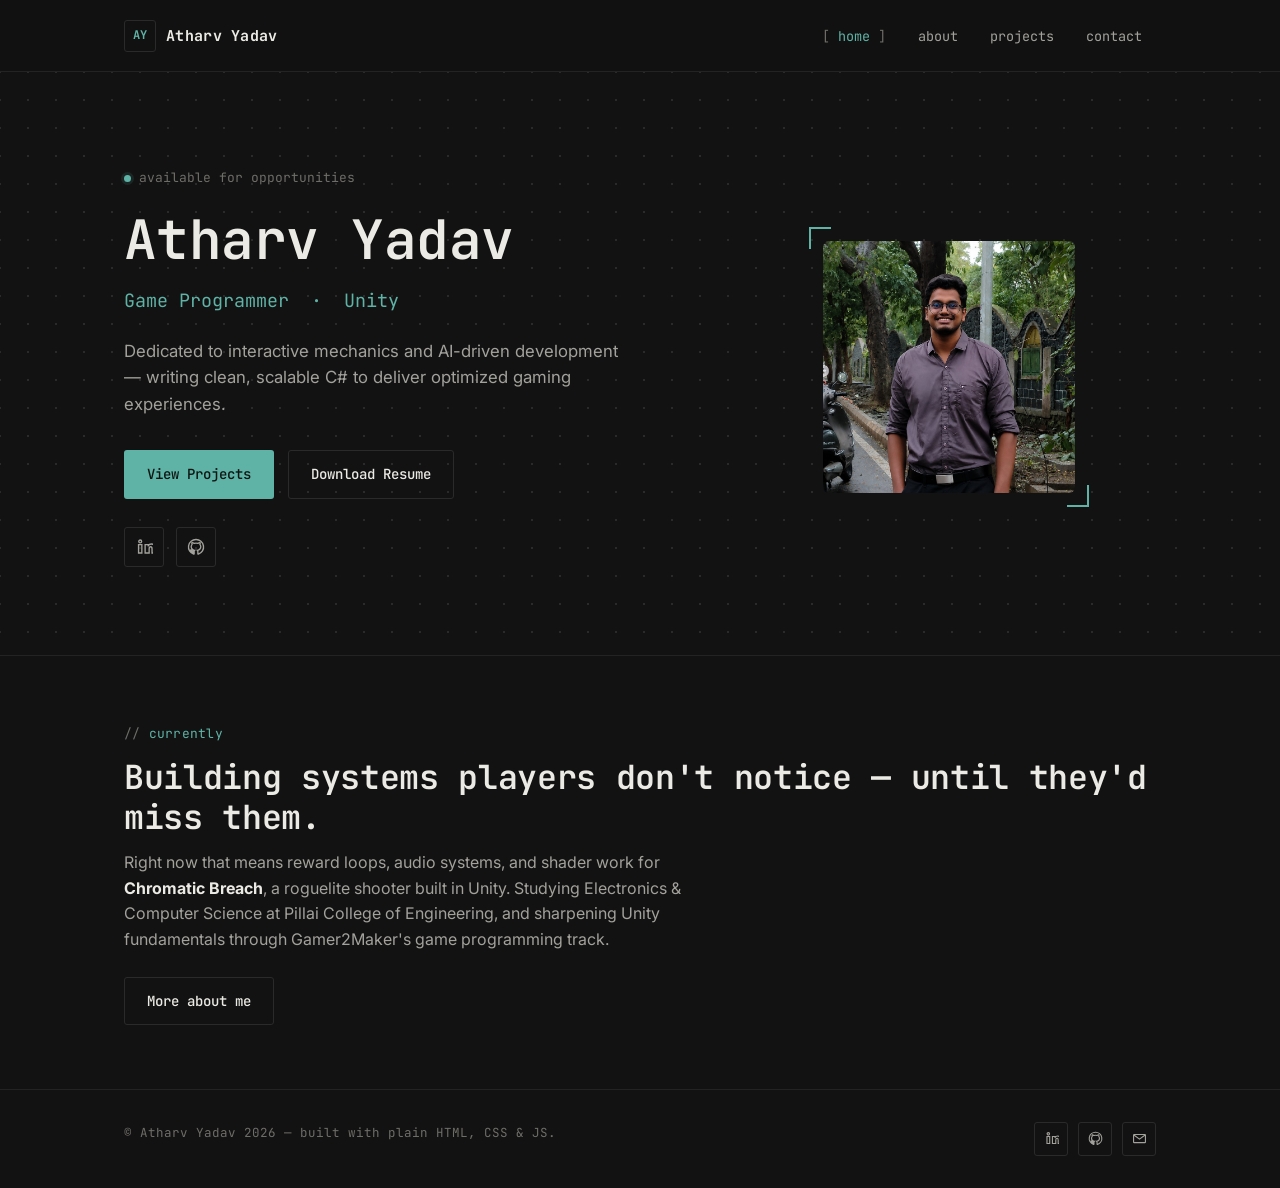
<file: index.html>
<!DOCTYPE html>
<html lang="en">
<head>
  <meta charset="UTF-8">
  <meta name="viewport" content="width=device-width, initial-scale=1.0">
  <title>Atharv Yadav — Game Programmer | Unity</title>
  <meta name="description" content="Portfolio of Atharv Yadav, a Unity game programmer focused on interactive mechanics, clean C# architecture, and optimized gameplay systems.">

  <!-- Open Graph -->
  <meta property="og:type" content="website">
  <meta property="og:title" content="Atharv Yadav — Game Programmer | Unity">
  <meta property="og:description" content="Portfolio of Atharv Yadav, a Unity game programmer focused on interactive mechanics, clean C# architecture, and optimized gameplay systems.">
  <meta property="og:image" content="assets/images/profile.jpg">
  <meta property="og:url" content="https://hash-atharv.github.io/">

  <link rel="icon" type="image/svg+xml" href="assets/favicon.svg">
  <link rel="stylesheet" href="css/style.css">
</head>
<body>

  <!-- ==================== Header / Nav ==================== -->
  <header class="site-header">
    <nav class="nav">
      <a href="index.html" class="logo">
        <span class="logo-mark">AY</span>
        Atharv Yadav
      </a>

      <button class="nav-toggle" aria-label="Toggle navigation" aria-expanded="false">
        <span></span><span></span><span></span>
      </button>

      <ul class="nav-links">
        <li><a href="index.html">home</a></li>
        <li><a href="about.html">about</a></li>
        <li><a href="projects.html">projects</a></li>
        <li><a href="contact.html">contact</a></li>
      </ul>
    </nav>
  </header>

  <main>
    <!-- ==================== Hero ==================== -->
    <section class="hero dot-grid">
      <div class="container hero-grid">
        <div class="hero-copy reveal">
          <p class="hero-eyebrow"><span class="dot"></span>available for opportunities</p>
          <h1>Atharv Yadav</h1>
          <p class="hero-role">Game Programmer &nbsp;·&nbsp; Unity</p>
          <p class="hero-tagline">
            Dedicated to interactive mechanics and AI-driven development —
            writing clean, scalable C# to deliver optimized gaming experiences.
          </p>

          <div class="btn-row">
            <a href="projects.html" class="btn btn--primary">View Projects</a>
            <a href="assets/resume.pdf" class="btn btn--ghost" download>Download Resume</a>
          </div>

          <div class="social-row">
            <a class="icon-btn" href="https://www.linkedin.com/in/atharv-yadav-999a25340/" target="_blank" rel="noopener" aria-label="LinkedIn">
              <svg viewBox="0 0 24 24" fill="none" stroke="currentColor" stroke-width="1.8"><path d="M6.94 6.5a1.94 1.94 0 1 1 0-3.88 1.94 1.94 0 0 1 0 3.88zM4.75 8.75h4.38V20H4.75V8.75zM13.5 8.75h4.2v1.54h.06c.58-1.1 2-2.26 4.12-2.26 4.4 0 5.22 2.9 5.22 6.66V20h-4.38v-5.4c0-1.29-.02-2.94-1.79-2.94-1.8 0-2.08 1.4-2.08 2.85V20H13.5V8.75z"/></svg>
            </a>
            <a class="icon-btn" href="https://github.com/hash-atharv" target="_blank" rel="noopener" aria-label="GitHub">
              <svg viewBox="0 0 24 24" fill="none" stroke="currentColor" stroke-width="1.8"><path d="M12 2a10 10 0 0 0-3.16 19.5c.5.09.68-.22.68-.48v-1.7c-2.78.6-3.37-1.34-3.37-1.34-.46-1.16-1.11-1.47-1.11-1.47-.9-.62.07-.6.07-.6 1 .07 1.53 1.03 1.53 1.03.9 1.52 2.34 1.08 2.91.83.09-.65.35-1.08.63-1.33-2.22-.25-4.56-1.11-4.56-4.95 0-1.09.39-1.98 1.03-2.68-.1-.25-.45-1.27.1-2.65 0 0 .84-.27 2.75 1.02a9.6 9.6 0 0 1 5 0c1.9-1.3 2.75-1.02 2.75-1.02.55 1.38.2 2.4.1 2.65.64.7 1.03 1.59 1.03 2.68 0 3.85-2.34 4.7-4.57 4.94.36.31.68.92.68 1.85v2.75c0 .27.18.58.69.48A10 10 0 0 0 12 2z"/></svg>
            </a>
          </div>
        </div>

        <div class="hero-photo-wrap reveal">
          <div class="hero-photo bracket-frame">
            <img src="assets/images/profile.jpg" alt="Portrait of Atharv Yadav">
          </div>
        </div>
      </div>
    </section>

    <!-- ==================== Quick intro strip ==================== -->
    <section class="section section--tight">
      <div class="container reveal">
        <p class="eyebrow">currently</p>
        <h2 class="section-title">Building systems players don't notice — until they'd miss them.</h2>
        <p class="section-lede">
          Right now that means reward loops, audio systems, and shader work for
          <strong style="color: var(--text);">Chromatic Breach</strong>, a roguelite shooter built in Unity.
          Studying Electronics &amp; Computer Science at Pillai College of Engineering, and sharpening
          Unity fundamentals through Gamer2Maker's game programming track.
        </p>
        <div class="btn-row" style="margin-top: 24px;">
          <a href="about.html" class="btn btn--ghost">More about me</a>
        </div>
      </div>
    </section>
  </main>

  <!-- ==================== Footer ==================== -->
  <footer class="site-footer">
    <div class="container footer-inner">
      <p class="footer-note">© Atharv Yadav <span data-year>2026</span> — built with plain HTML, CSS &amp; JS.</p>
      <div class="footer-social">
        <a class="icon-btn" href="https://www.linkedin.com/in/atharv-yadav-999a25340/" target="_blank" rel="noopener" aria-label="LinkedIn">
          <svg viewBox="0 0 24 24" fill="none" stroke="currentColor" stroke-width="1.8"><path d="M6.94 6.5a1.94 1.94 0 1 1 0-3.88 1.94 1.94 0 0 1 0 3.88zM4.75 8.75h4.38V20H4.75V8.75zM13.5 8.75h4.2v1.54h.06c.58-1.1 2-2.26 4.12-2.26 4.4 0 5.22 2.9 5.22 6.66V20h-4.38v-5.4c0-1.29-.02-2.94-1.79-2.94-1.8 0-2.08 1.4-2.08 2.85V20H13.5V8.75z"/></svg>
        </a>
        <a class="icon-btn" href="https://github.com/hash-atharv" target="_blank" rel="noopener" aria-label="GitHub">
          <svg viewBox="0 0 24 24" fill="none" stroke="currentColor" stroke-width="1.8"><path d="M12 2a10 10 0 0 0-3.16 19.5c.5.09.68-.22.68-.48v-1.7c-2.78.6-3.37-1.34-3.37-1.34-.46-1.16-1.11-1.47-1.11-1.47-.9-.62.07-.6.07-.6 1 .07 1.53 1.03 1.53 1.03.9 1.52 2.34 1.08 2.91.83.09-.65.35-1.08.63-1.33-2.22-.25-4.56-1.11-4.56-4.95 0-1.09.39-1.98 1.03-2.68-.1-.25-.45-1.27.1-2.65 0 0 .84-.27 2.75 1.02a9.6 9.6 0 0 1 5 0c1.9-1.3 2.75-1.02 2.75-1.02.55 1.38.2 2.4.1 2.65.64.7 1.03 1.59 1.03 2.68 0 3.85-2.34 4.7-4.57 4.94.36.31.68.92.68 1.85v2.75c0 .27.18.58.69.48A10 10 0 0 0 12 2z"/></svg>
        </a>
        <a class="icon-btn" href="mailto:theatharv11@gmail.com" aria-label="Email">
          <svg viewBox="0 0 24 24" fill="none" stroke="currentColor" stroke-width="1.8"><path d="M3.5 5.5h17a1 1 0 0 1 1 1v11a1 1 0 0 1-1 1h-17a1 1 0 0 1-1-1v-11a1 1 0 0 1 1-1z"/><path d="M3 6.5l9 6.5 9-6.5"/></svg>
        </a>
      </div>
    </div>
  </footer>

  <script src="js/script.js"></script>
</body>
</html>
</file>
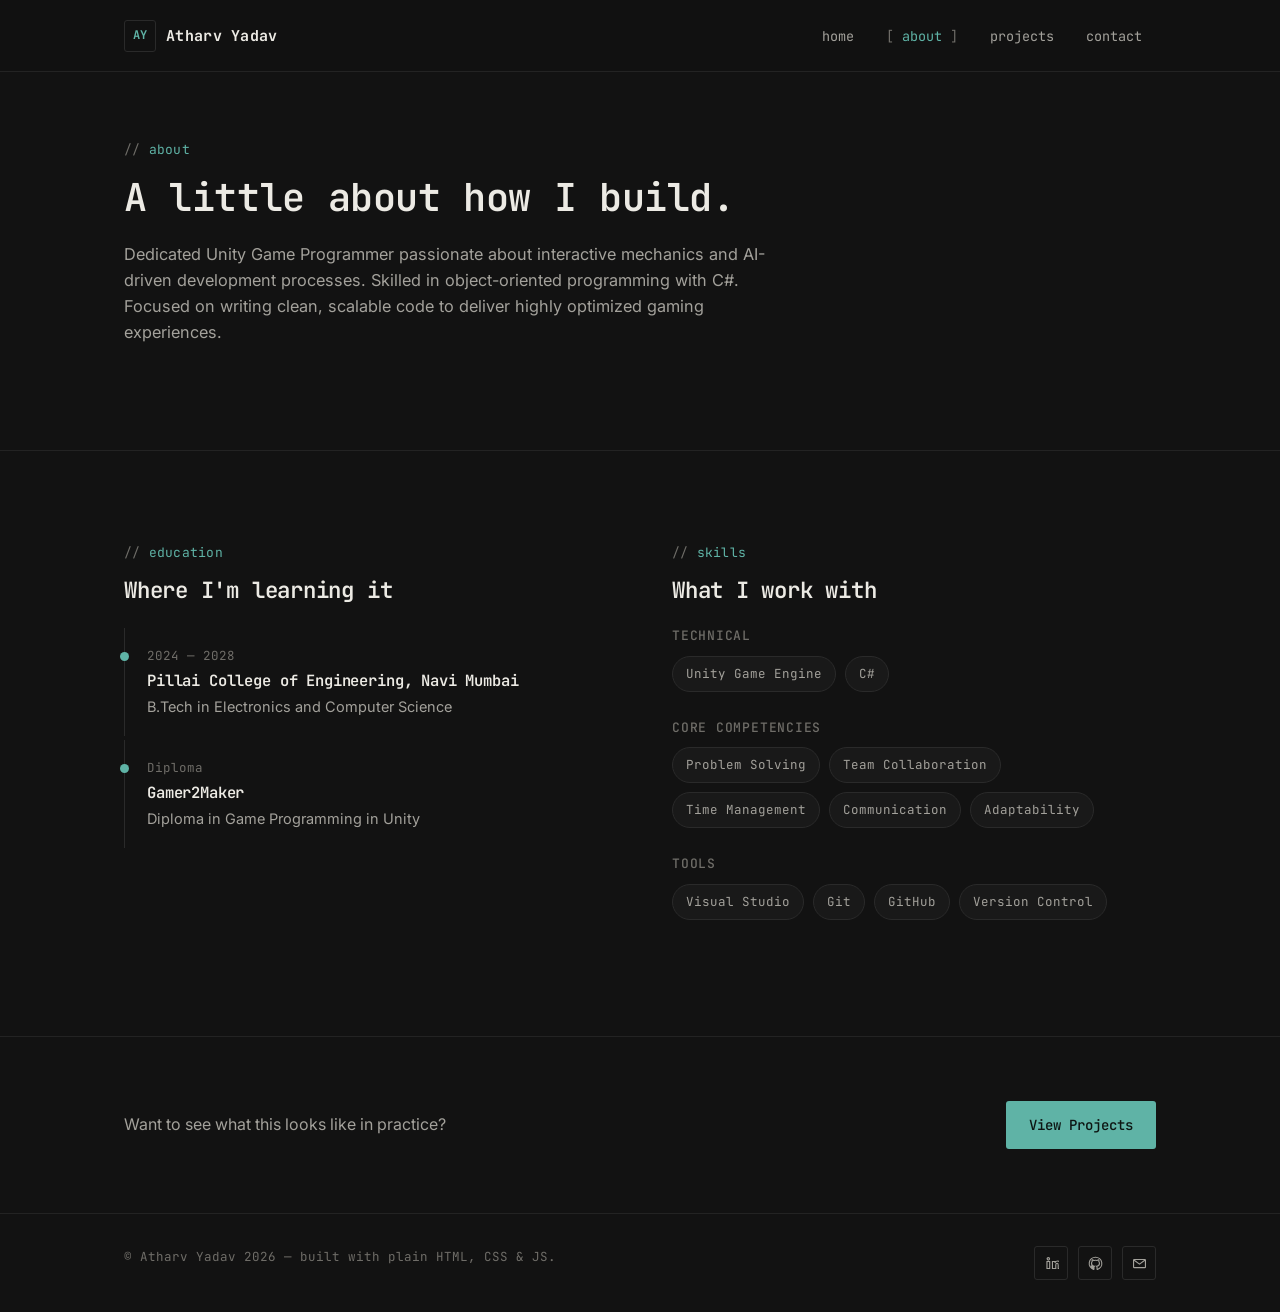
<file: about.html>
<!DOCTYPE html>
<html lang="en">
<head>
  <meta charset="UTF-8">
  <meta name="viewport" content="width=device-width, initial-scale=1.0">
  <title>About — Atharv Yadav</title>
  <meta name="description" content="Bio, education, and technical skills of Atharv Yadav, a Unity game programmer specializing in C# and interactive gameplay systems.">

  <!-- Open Graph -->
  <meta property="og:type" content="profile">
  <meta property="og:title" content="About — Atharv Yadav">
  <meta property="og:description" content="Bio, education, and technical skills of Atharv Yadav, a Unity game programmer specializing in C# and interactive gameplay systems.">
  <meta property="og:image" content="assets/images/profile.jpg">
  <meta property="og:url" content="https://hash-atharv.github.io/about.html">

  <link rel="icon" type="image/svg+xml" href="assets/favicon.svg">
  <link rel="stylesheet" href="css/style.css">
</head>
<body>

  <!-- ==================== Header / Nav ==================== -->
  <header class="site-header">
    <nav class="nav">
      <a href="index.html" class="logo">
        <span class="logo-mark">AY</span>
        Atharv Yadav
      </a>

      <button class="nav-toggle" aria-label="Toggle navigation" aria-expanded="false">
        <span></span><span></span><span></span>
      </button>

      <ul class="nav-links">
        <li><a href="index.html">home</a></li>
        <li><a href="about.html">about</a></li>
        <li><a href="projects.html">projects</a></li>
        <li><a href="contact.html">contact</a></li>
      </ul>
    </nav>
  </header>

  <main>
    <!-- ==================== Bio ==================== -->
    <section class="section" style="border-top: none; padding-top: 64px;">
      <div class="container reveal">
        <p class="eyebrow">about</p>
        <h1 class="section-title" style="font-size: clamp(1.8rem, 3vw, 2.4rem); margin-bottom: 20px;">A little about how I build.</h1>
        <p class="section-lede" style="max-width: 68ch; font-size: 1.02rem;">
          Dedicated Unity Game Programmer passionate about interactive mechanics and
          AI-driven development processes. Skilled in object-oriented programming with C#.
          Focused on writing clean, scalable code to deliver highly optimized gaming experiences.
        </p>
      </div>
    </section>

    <!-- ==================== Education & Skills ==================== -->
    <section class="section">
      <div class="container about-grid">

        <div class="reveal">
          <p class="eyebrow">education</p>
          <h2 class="section-title" style="font-size: 1.4rem; margin-bottom: 24px;">Where I'm learning it</h2>

          <div class="timeline-item">
            <span class="meta">2024 — 2028</span>
            <h4>Pillai College of Engineering, Navi Mumbai</h4>
            <p>B.Tech in Electronics and Computer Science</p>
          </div>

          <div class="timeline-item">
            <span class="meta">Diploma</span>
            <h4>Gamer2Maker</h4>
            <p>Diploma in Game Programming in Unity</p>
          </div>
        </div>

        <div class="reveal">
          <p class="eyebrow">skills</p>
          <h2 class="section-title" style="font-size: 1.4rem; margin-bottom: 24px;">What I work with</h2>

          <div class="skill-group">
            <h4>Technical</h4>
            <div class="pill-list">
              <span class="pill">Unity Game Engine</span>
              <span class="pill">C#</span>
            </div>
          </div>

          <div class="skill-group">
            <h4>Core Competencies</h4>
            <div class="pill-list">
              <span class="pill">Problem Solving</span>
              <span class="pill">Team Collaboration</span>
              <span class="pill">Time Management</span>
              <span class="pill">Communication</span>
              <span class="pill">Adaptability</span>
            </div>
          </div>

          <div class="skill-group">
            <h4>Tools</h4>
            <div class="pill-list">
              <span class="pill">Visual Studio</span>
              <span class="pill">Git</span>
              <span class="pill">GitHub</span>
              <span class="pill">Version Control</span>
            </div>
          </div>
        </div>

      </div>
    </section>

    <!-- ==================== CTA ==================== -->
    <section class="section section--tight">
      <div class="container reveal" style="display:flex; align-items:center; justify-content:space-between; flex-wrap:wrap; gap:20px;">
        <p style="margin:0; color: var(--text-dim);">Want to see what this looks like in practice?</p>
        <a href="projects.html" class="btn btn--primary">View Projects</a>
      </div>
    </section>
  </main>

  <!-- ==================== Footer ==================== -->
  <footer class="site-footer">
    <div class="container footer-inner">
      <p class="footer-note">© Atharv Yadav <span data-year>2026</span> — built with plain HTML, CSS &amp; JS.</p>
      <div class="footer-social">
        <a class="icon-btn" href="https://www.linkedin.com/in/atharv-yadav-999a25340/" target="_blank" rel="noopener" aria-label="LinkedIn">
          <svg viewBox="0 0 24 24" fill="none" stroke="currentColor" stroke-width="1.8"><path d="M6.94 6.5a1.94 1.94 0 1 1 0-3.88 1.94 1.94 0 0 1 0 3.88zM4.75 8.75h4.38V20H4.75V8.75zM13.5 8.75h4.2v1.54h.06c.58-1.1 2-2.26 4.12-2.26 4.4 0 5.22 2.9 5.22 6.66V20h-4.38v-5.4c0-1.29-.02-2.94-1.79-2.94-1.8 0-2.08 1.4-2.08 2.85V20H13.5V8.75z"/></svg>
        </a>
        <a class="icon-btn" href="https://github.com/hash-atharv" target="_blank" rel="noopener" aria-label="GitHub">
          <svg viewBox="0 0 24 24" fill="none" stroke="currentColor" stroke-width="1.8"><path d="M12 2a10 10 0 0 0-3.16 19.5c.5.09.68-.22.68-.48v-1.7c-2.78.6-3.37-1.34-3.37-1.34-.46-1.16-1.11-1.47-1.11-1.47-.9-.62.07-.6.07-.6 1 .07 1.53 1.03 1.53 1.03.9 1.52 2.34 1.08 2.91.83.09-.65.35-1.08.63-1.33-2.22-.25-4.56-1.11-4.56-4.95 0-1.09.39-1.98 1.03-2.68-.1-.25-.45-1.27.1-2.65 0 0 .84-.27 2.75 1.02a9.6 9.6 0 0 1 5 0c1.9-1.3 2.75-1.02 2.75-1.02.55 1.38.2 2.4.1 2.65.64.7 1.03 1.59 1.03 2.68 0 3.85-2.34 4.7-4.57 4.94.36.31.68.92.68 1.85v2.75c0 .27.18.58.69.48A10 10 0 0 0 12 2z"/></svg>
        </a>
        <a class="icon-btn" href="mailto:theatharv11@gmail.com" aria-label="Email">
          <svg viewBox="0 0 24 24" fill="none" stroke="currentColor" stroke-width="1.8"><path d="M3.5 5.5h17a1 1 0 0 1 1 1v11a1 1 0 0 1-1 1h-17a1 1 0 0 1-1-1v-11a1 1 0 0 1 1-1z"/><path d="M3 6.5l9 6.5 9-6.5"/></svg>
        </a>
      </div>
    </div>
  </footer>

  <script src="js/script.js"></script>
</body>
</html>
</file>
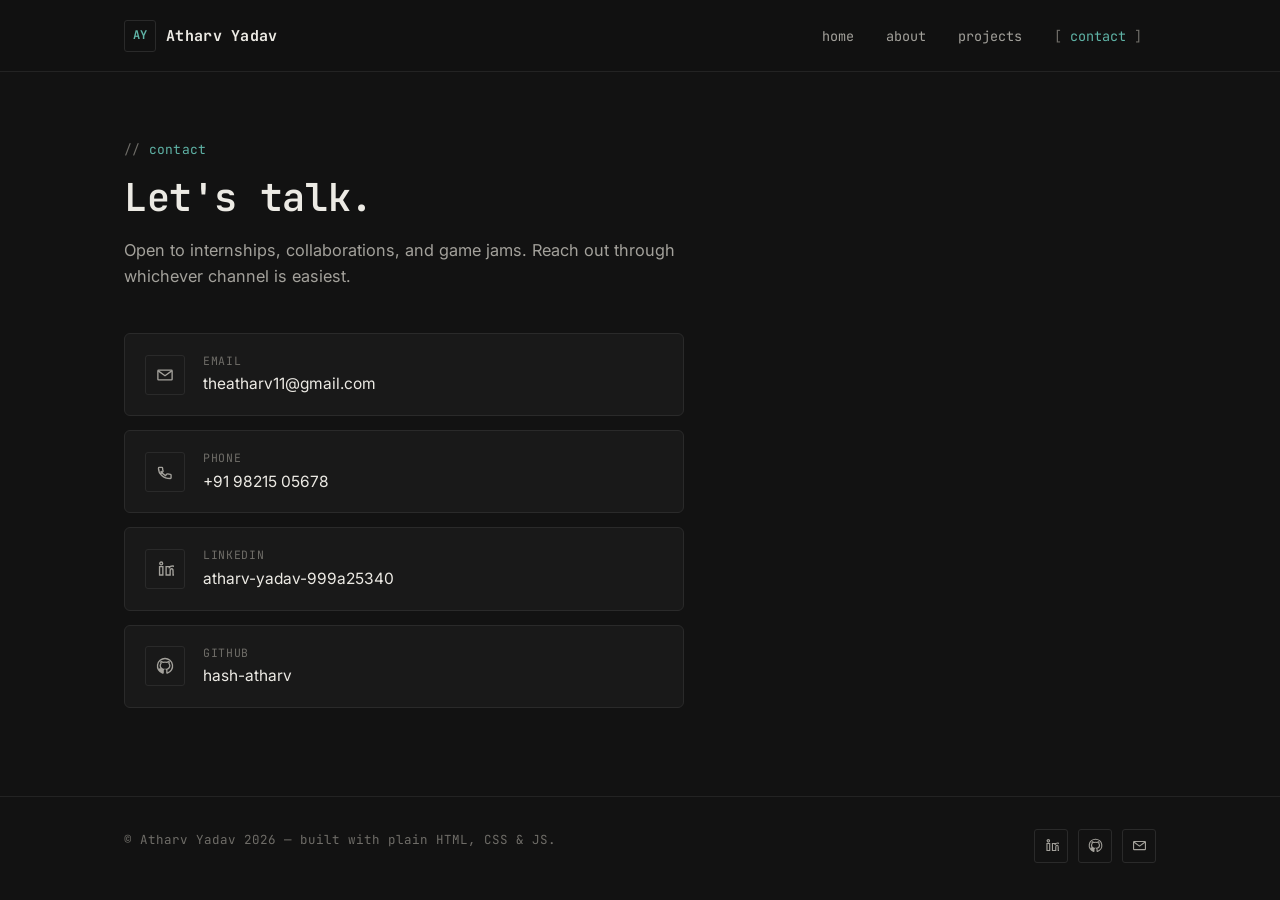
<file: contact.html>
<!DOCTYPE html>
<html lang="en">
<head>
  <meta charset="UTF-8">
  <meta name="viewport" content="width=device-width, initial-scale=1.0">
  <title>Contact — Atharv Yadav</title>
  <meta name="description" content="Get in touch with Atharv Yadav — email, phone, LinkedIn, and GitHub.">

  <!-- Open Graph -->
  <meta property="og:type" content="website">
  <meta property="og:title" content="Contact — Atharv Yadav">
  <meta property="og:description" content="Get in touch with Atharv Yadav — email, phone, LinkedIn, and GitHub.">
  <meta property="og:image" content="assets/images/profile.jpg">
  <meta property="og:url" content="https://hash-atharv.github.io/contact.html">

  <link rel="icon" type="image/svg+xml" href="assets/favicon.svg">
  <link rel="stylesheet" href="css/style.css">
</head>
<body>

  <!-- ==================== Header / Nav ==================== -->
  <header class="site-header">
    <nav class="nav">
      <a href="index.html" class="logo">
        <span class="logo-mark">AY</span>
        Atharv Yadav
      </a>

      <button class="nav-toggle" aria-label="Toggle navigation" aria-expanded="false">
        <span></span><span></span><span></span>
      </button>

      <ul class="nav-links">
        <li><a href="index.html">home</a></li>
        <li><a href="about.html">about</a></li>
        <li><a href="projects.html">projects</a></li>
        <li><a href="contact.html">contact</a></li>
      </ul>
    </nav>
  </header>

  <main>
    <section class="section" style="border-top: none; padding-top: 64px;">
      <div class="container reveal">
        <p class="eyebrow">contact</p>
        <h1 class="section-title" style="font-size: clamp(1.8rem, 3vw, 2.4rem); margin-bottom: 16px;">Let's talk.</h1>
        <p class="section-lede" style="font-size: 1.02rem; margin-bottom: 44px;">
          Open to internships, collaborations, and game jams. Reach out through
          whichever channel is easiest.
        </p>

        <div class="contact-list">
          <a class="contact-row" href="mailto:theatharv11@gmail.com">
            <span class="icon-btn">
              <svg viewBox="0 0 24 24" fill="none" stroke="currentColor" stroke-width="1.8"><path d="M3.5 5.5h17a1 1 0 0 1 1 1v11a1 1 0 0 1-1 1h-17a1 1 0 0 1-1-1v-11a1 1 0 0 1 1-1z"/><path d="M3 6.5l9 6.5 9-6.5"/></svg>
            </span>
            <span class="info">
              <span class="label">Email</span>
              <span class="value">theatharv11@gmail.com</span>
            </span>
          </a>

          <a class="contact-row" href="tel:+919821505678">
            <span class="icon-btn">
              <svg viewBox="0 0 24 24" fill="none" stroke="currentColor" stroke-width="1.8"><path d="M6.6 10.8c1.3 2.6 3.4 4.7 6 6l2-2c.3-.3.7-.4 1-.2 1.1.4 2.3.6 3.5.6.6 0 1 .4 1 1v3.5c0 .6-.4 1-1 1C9.6 20.7 3.3 14.4 3.3 6.9c0-.6.4-1 1-1H7.8c.6 0 1 .4 1 1 0 1.2.2 2.4.6 3.5.1.3 0 .7-.2 1l-2 2z"/></svg>
            </span>
            <span class="info">
              <span class="label">Phone</span>
              <span class="value">+91 98215 05678</span>
            </span>
          </a>

          <a class="contact-row" href="https://www.linkedin.com/in/atharv-yadav-999a25340/" target="_blank" rel="noopener">
            <span class="icon-btn">
              <svg viewBox="0 0 24 24" fill="none" stroke="currentColor" stroke-width="1.8"><path d="M6.94 6.5a1.94 1.94 0 1 1 0-3.88 1.94 1.94 0 0 1 0 3.88zM4.75 8.75h4.38V20H4.75V8.75zM13.5 8.75h4.2v1.54h.06c.58-1.1 2-2.26 4.12-2.26 4.4 0 5.22 2.9 5.22 6.66V20h-4.38v-5.4c0-1.29-.02-2.94-1.79-2.94-1.8 0-2.08 1.4-2.08 2.85V20H13.5V8.75z"/></svg>
            </span>
            <span class="info">
              <span class="label">LinkedIn</span>
              <span class="value">atharv-yadav-999a25340</span>
            </span>
          </a>

          <a class="contact-row" href="https://github.com/hash-atharv" target="_blank" rel="noopener">
            <span class="icon-btn">
              <svg viewBox="0 0 24 24" fill="none" stroke="currentColor" stroke-width="1.8"><path d="M12 2a10 10 0 0 0-3.16 19.5c.5.09.68-.22.68-.48v-1.7c-2.78.6-3.37-1.34-3.37-1.34-.46-1.16-1.11-1.47-1.11-1.47-.9-.62.07-.6.07-.6 1 .07 1.53 1.03 1.53 1.03.9 1.52 2.34 1.08 2.91.83.09-.65.35-1.08.63-1.33-2.22-.25-4.56-1.11-4.56-4.95 0-1.09.39-1.98 1.03-2.68-.1-.25-.45-1.27.1-2.65 0 0 .84-.27 2.75 1.02a9.6 9.6 0 0 1 5 0c1.9-1.3 2.75-1.02 2.75-1.02.55 1.38.2 2.4.1 2.65.64.7 1.03 1.59 1.03 2.68 0 3.85-2.34 4.7-4.57 4.94.36.31.68.92.68 1.85v2.75c0 .27.18.58.69.48A10 10 0 0 0 12 2z"/></svg>
            </span>
            <span class="info">
              <span class="label">GitHub</span>
              <span class="value">hash-atharv</span>
            </span>
          </a>
        </div>
      </div>
    </section>
  </main>

  <!-- ==================== Footer ==================== -->
  <footer class="site-footer">
    <div class="container footer-inner">
      <p class="footer-note">© Atharv Yadav <span data-year>2026</span> — built with plain HTML, CSS &amp; JS.</p>
      <div class="footer-social">
        <a class="icon-btn" href="https://www.linkedin.com/in/atharv-yadav-999a25340/" target="_blank" rel="noopener" aria-label="LinkedIn">
          <svg viewBox="0 0 24 24" fill="none" stroke="currentColor" stroke-width="1.8"><path d="M6.94 6.5a1.94 1.94 0 1 1 0-3.88 1.94 1.94 0 0 1 0 3.88zM4.75 8.75h4.38V20H4.75V8.75zM13.5 8.75h4.2v1.54h.06c.58-1.1 2-2.26 4.12-2.26 4.4 0 5.22 2.9 5.22 6.66V20h-4.38v-5.4c0-1.29-.02-2.94-1.79-2.94-1.8 0-2.08 1.4-2.08 2.85V20H13.5V8.75z"/></svg>
        </a>
        <a class="icon-btn" href="https://github.com/hash-atharv" target="_blank" rel="noopener" aria-label="GitHub">
          <svg viewBox="0 0 24 24" fill="none" stroke="currentColor" stroke-width="1.8"><path d="M12 2a10 10 0 0 0-3.16 19.5c.5.09.68-.22.68-.48v-1.7c-2.78.6-3.37-1.34-3.37-1.34-.46-1.16-1.11-1.47-1.11-1.47-.9-.62.07-.6.07-.6 1 .07 1.53 1.03 1.53 1.03.9 1.52 2.34 1.08 2.91.83.09-.65.35-1.08.63-1.33-2.22-.25-4.56-1.11-4.56-4.95 0-1.09.39-1.98 1.03-2.68-.1-.25-.45-1.27.1-2.65 0 0 .84-.27 2.75 1.02a9.6 9.6 0 0 1 5 0c1.9-1.3 2.75-1.02 2.75-1.02.55 1.38.2 2.4.1 2.65.64.7 1.03 1.59 1.03 2.68 0 3.85-2.34 4.7-4.57 4.94.36.31.68.92.68 1.85v2.75c0 .27.18.58.69.48A10 10 0 0 0 12 2z"/></svg>
        </a>
        <a class="icon-btn" href="mailto:theatharv11@gmail.com" aria-label="Email">
          <svg viewBox="0 0 24 24" fill="none" stroke="currentColor" stroke-width="1.8"><path d="M3.5 5.5h17a1 1 0 0 1 1 1v11a1 1 0 0 1-1 1h-17a1 1 0 0 1-1-1v-11a1 1 0 0 1 1-1z"/><path d="M3 6.5l9 6.5 9-6.5"/></svg>
        </a>
      </div>
    </div>
  </footer>

  <script src="js/script.js"></script>
</body>
</html>
</file>
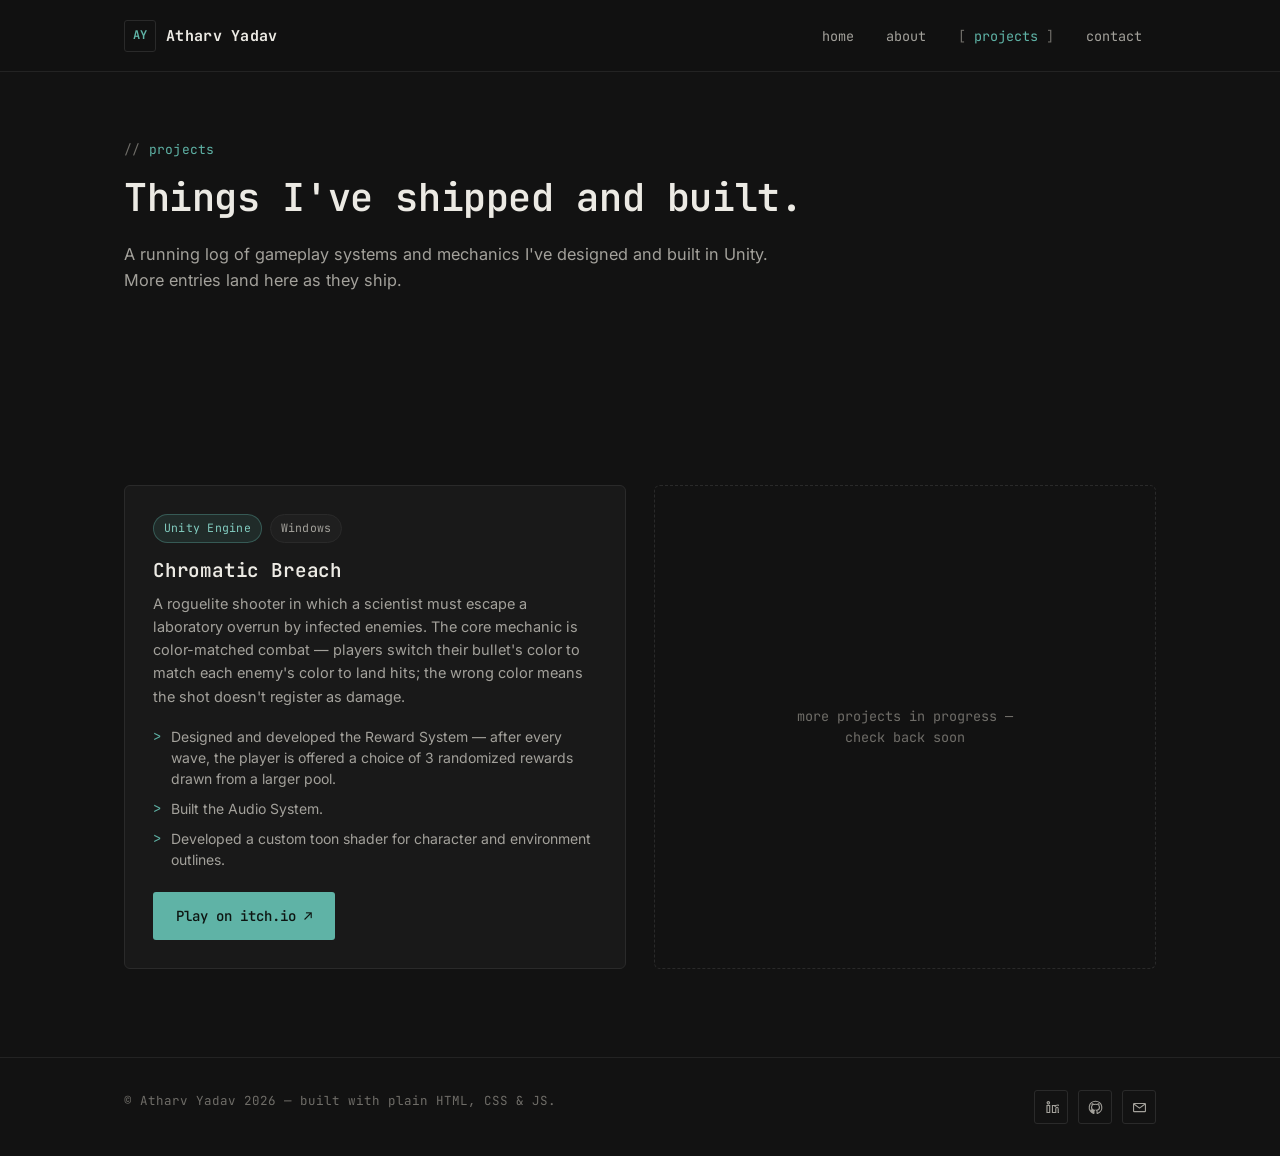
<file: projects.html>
<!DOCTYPE html>
<html lang="en">
<head>
  <meta charset="UTF-8">
  <meta name="viewport" content="width=device-width, initial-scale=1.0">
  <title>Projects — Atharv Yadav</title>
  <meta name="description" content="Game programming projects by Atharv Yadav, including Chromatic Breach, a Unity roguelite shooter with color-matched combat.">

  <!-- Open Graph -->
  <meta property="og:type" content="website">
  <meta property="og:title" content="Projects — Atharv Yadav">
  <meta property="og:description" content="Game programming projects by Atharv Yadav, including Chromatic Breach, a Unity roguelite shooter with color-matched combat.">
  <meta property="og:image" content="assets/images/profile.jpg">
  <meta property="og:url" content="https://hash-atharv.github.io/projects.html">

  <link rel="icon" type="image/svg+xml" href="assets/favicon.svg">
  <link rel="stylesheet" href="css/style.css">
</head>
<body>

  <!-- ==================== Header / Nav ==================== -->
  <header class="site-header">
    <nav class="nav">
      <a href="index.html" class="logo">
        <span class="logo-mark">AY</span>
        Atharv Yadav
      </a>

      <button class="nav-toggle" aria-label="Toggle navigation" aria-expanded="false">
        <span></span><span></span><span></span>
      </button>

      <ul class="nav-links">
        <li><a href="index.html">home</a></li>
        <li><a href="about.html">about</a></li>
        <li><a href="projects.html">projects</a></li>
        <li><a href="contact.html">contact</a></li>
      </ul>
    </nav>
  </header>

  <main>
    <section class="section" style="border-top: none; padding-top: 64px;">
      <div class="container reveal">
        <p class="eyebrow">projects</p>
        <h1 class="section-title" style="font-size: clamp(1.8rem, 3vw, 2.4rem); margin-bottom: 20px;">Things I've shipped and built.</h1>
        <p class="section-lede" style="max-width: 68ch; font-size: 1.02rem;">
          A running log of gameplay systems and mechanics I've designed and built in Unity.
          More entries land here as they ship.
        </p>
      </div>
    </section>

    <section class="section" style="border-top: none;">
      <div class="container">
        <div class="project-grid">

          <!-- ============ Project card: Chromatic Breach ============
               Copy this <article> block to add the next project. -->
          <article class="project-card reveal">
            <div class="tag-row">
              <span class="tag">Unity Engine</span>
              <span class="tag tag--muted">Windows</span>
            </div>

            <h3>Chromatic Breach</h3>
            <p>
              A roguelite shooter in which a scientist must escape a laboratory overrun
              by infected enemies. The core mechanic is color-matched combat — players
              switch their bullet's color to match each enemy's color to land hits;
              the wrong color means the shot doesn't register as damage.
            </p>

            <ul class="contrib-list">
              <li>Designed and developed the Reward System — after every wave, the player is offered a choice of 3 randomized rewards drawn from a larger pool.</li>
              <li>Built the Audio System.</li>
              <li>Developed a custom toon shader for character and environment outlines.</li>
            </ul>

            <a href="https://aditya-konar.itch.io/chromatic-breach" class="btn btn--primary" target="_blank" rel="noopener">
              Play on itch.io ↗
            </a>
          </article>
          <!-- ============ End project card ============ -->

          <!-- Placeholder slot — remove once a second project is added -->
          <div class="project-more reveal">
            more projects in progress —<br>check back soon
          </div>

        </div>
      </div>
    </section>
  </main>

  <!-- ==================== Footer ==================== -->
  <footer class="site-footer">
    <div class="container footer-inner">
      <p class="footer-note">© Atharv Yadav <span data-year>2026</span> — built with plain HTML, CSS &amp; JS.</p>
      <div class="footer-social">
        <a class="icon-btn" href="https://www.linkedin.com/in/atharv-yadav-999a25340/" target="_blank" rel="noopener" aria-label="LinkedIn">
          <svg viewBox="0 0 24 24" fill="none" stroke="currentColor" stroke-width="1.8"><path d="M6.94 6.5a1.94 1.94 0 1 1 0-3.88 1.94 1.94 0 0 1 0 3.88zM4.75 8.75h4.38V20H4.75V8.75zM13.5 8.75h4.2v1.54h.06c.58-1.1 2-2.26 4.12-2.26 4.4 0 5.22 2.9 5.22 6.66V20h-4.38v-5.4c0-1.29-.02-2.94-1.79-2.94-1.8 0-2.08 1.4-2.08 2.85V20H13.5V8.75z"/></svg>
        </a>
        <a class="icon-btn" href="https://github.com/hash-atharv" target="_blank" rel="noopener" aria-label="GitHub">
          <svg viewBox="0 0 24 24" fill="none" stroke="currentColor" stroke-width="1.8"><path d="M12 2a10 10 0 0 0-3.16 19.5c.5.09.68-.22.68-.48v-1.7c-2.78.6-3.37-1.34-3.37-1.34-.46-1.16-1.11-1.47-1.11-1.47-.9-.62.07-.6.07-.6 1 .07 1.53 1.03 1.53 1.03.9 1.52 2.34 1.08 2.91.83.09-.65.35-1.08.63-1.33-2.22-.25-4.56-1.11-4.56-4.95 0-1.09.39-1.98 1.03-2.68-.1-.25-.45-1.27.1-2.65 0 0 .84-.27 2.75 1.02a9.6 9.6 0 0 1 5 0c1.9-1.3 2.75-1.02 2.75-1.02.55 1.38.2 2.4.1 2.65.64.7 1.03 1.59 1.03 2.68 0 3.85-2.34 4.7-4.57 4.94.36.31.68.92.68 1.85v2.75c0 .27.18.58.69.48A10 10 0 0 0 12 2z"/></svg>
        </a>
        <a class="icon-btn" href="mailto:theatharv11@gmail.com" aria-label="Email">
          <svg viewBox="0 0 24 24" fill="none" stroke="currentColor" stroke-width="1.8"><path d="M3.5 5.5h17a1 1 0 0 1 1 1v11a1 1 0 0 1-1 1h-17a1 1 0 0 1-1-1v-11a1 1 0 0 1 1-1z"/><path d="M3 6.5l9 6.5 9-6.5"/></svg>
        </a>
      </div>
    </div>
  </footer>

  <script src="js/script.js"></script>
</body>
</html>
</file>
<file: css/style.css>
/* ==========================================================================
   Atharv Yadav — Portfolio
   Design system: dark charcoal ground, muted teal accent, mono/sans pairing.
   Signature motif: HUD-style corner brackets (nods to game dev without
   tipping into neon/gamer aesthetics) + terminal-comment section eyebrows.
   ========================================================================== */

/* -------------------- Font imports -------------------- */
@import url('https://fonts.googleapis.com/css2?family=Inter:wght@400;500;600&family=JetBrains+Mono:wght@400;500;600;700&display=swap');

/* -------------------- Design tokens -------------------- */
:root {
  /* Color */
  --bg: #121212;
  --bg-elev: #191919;
  --bg-elev-2: #1f1f1f;
  --border: #2a2a2a;
  --border-soft: #232323;
  --text: #ECEAE4;
  --text-dim: #A3A19B;
  --text-faint: #6f6d68;
  --accent: #5FB3A6;
  --accent-bright: #82CCC0;
  --accent-soft: rgba(95, 179, 166, 0.12);
  --accent-border: rgba(95, 179, 166, 0.35);

  /* Type */
  --font-sans: 'Inter', -apple-system, BlinkMacSystemFont, 'Segoe UI', sans-serif;
  --font-mono: 'JetBrains Mono', ui-monospace, 'SFMono-Regular', Menlo, monospace;

  /* Layout */
  --container: 1080px;
  --radius-sm: 3px;
  --radius-md: 6px;
  --nav-height: 72px;

  /* Motion */
  --ease: cubic-bezier(0.22, 1, 0.36, 1);
}

/* -------------------- Reset -------------------- */
*, *::before, *::after { box-sizing: border-box; }

html {
  scroll-behavior: smooth;
}

body {
  margin: 0;
  background-color: var(--bg);
  color: var(--text);
  font-family: var(--font-sans);
  font-size: 16px;
  line-height: 1.6;
  -webkit-font-smoothing: antialiased;
  text-rendering: optimizeLegibility;
}

img { max-width: 100%; display: block; }

a {
  color: inherit;
  text-decoration: none;
}

ul { list-style: none; margin: 0; padding: 0; }

h1, h2, h3, h4 {
  font-family: var(--font-mono);
  font-weight: 600;
  line-height: 1.2;
  margin: 0;
  letter-spacing: -0.01em;
}

p { margin: 0 0 1em; color: var(--text-dim); }

button { font-family: inherit; cursor: pointer; }

/* Respect reduced motion preference */
@media (prefers-reduced-motion: reduce) {
  html { scroll-behavior: auto; }
  *, *::before, *::after {
    animation-duration: 0.01ms !important;
    animation-iteration-count: 1 !important;
    transition-duration: 0.01ms !important;
    scroll-behavior: auto !important;
  }
}

/* Visible keyboard focus */
a:focus-visible,
button:focus-visible,
.nav-toggle:focus-visible {
  outline: 2px solid var(--accent);
  outline-offset: 3px;
  border-radius: 2px;
}

/* -------------------- Layout helpers -------------------- */
.container {
  width: 100%;
  max-width: var(--container);
  margin: 0 auto;
  padding: 0 24px;
}

.section {
  padding: 88px 0;
  border-top: 1px solid var(--border-soft);
}

.section--tight { padding: 64px 0; }

/* Terminal-comment eyebrow: mirrors a code comment introducing a block */
.eyebrow {
  display: inline-flex;
  align-items: center;
  gap: 8px;
  font-family: var(--font-mono);
  font-size: 13px;
  letter-spacing: 0.02em;
  color: var(--accent);
  margin-bottom: 14px;
}

.eyebrow::before {
  content: "//";
  color: var(--text-faint);
}

h2.section-title {
  font-size: clamp(1.6rem, 2.6vw, 2.1rem);
  margin-bottom: 12px;
}

.section-lede {
  max-width: 60ch;
  color: var(--text-dim);
}

/* -------------------- Dot-grid backdrop (hero only) -------------------- */
.dot-grid {
  background-image: radial-gradient(var(--border) 1px, transparent 1px);
  background-size: 28px 28px;
  background-position: -14px -14px;
}

/* -------------------- HUD corner-bracket frame (signature element) ------
   Four short corner strokes, like a targeting/selection reticle. Used
   sparingly: the hero portrait and, on hover, project cards.
   -------------------------------------------------------------------- */
.bracket-frame {
  position: relative;
  padding: 14px;
}

.bracket-frame::before,
.bracket-frame::after {
  content: "";
  position: absolute;
  width: 22px;
  height: 22px;
  border-color: var(--accent);
  border-style: solid;
  border-width: 0;
  transition: width 0.35s var(--ease), height 0.35s var(--ease);
}

.bracket-frame::before { top: 0; left: 0; border-top-width: 2px; border-left-width: 2px; }
.bracket-frame::after { bottom: 0; right: 0; border-bottom-width: 2px; border-right-width: 2px; }

/* -------------------- Buttons -------------------- */
.btn {
  display: inline-flex;
  align-items: center;
  gap: 8px;
  padding: 12px 22px;
  font-family: var(--font-mono);
  font-size: 14px;
  font-weight: 500;
  border-radius: var(--radius-sm);
  border: 1px solid transparent;
  transition: transform 0.2s var(--ease), background-color 0.2s var(--ease), border-color 0.2s var(--ease), color 0.2s var(--ease);
  white-space: nowrap;
}

.btn:hover { transform: translateY(-1px); }

.btn--primary {
  background-color: var(--accent);
  color: #0d1512;
}
.btn--primary:hover { background-color: var(--accent-bright); }

.btn--ghost {
  background-color: transparent;
  color: var(--text);
  border-color: var(--border);
}
.btn--ghost:hover {
  border-color: var(--accent-border);
  color: var(--accent-bright);
}

.btn-row {
  display: flex;
  flex-wrap: wrap;
  gap: 14px;
  margin-top: 32px;
}

/* -------------------- Nav -------------------- */
.site-header {
  position: sticky;
  top: 0;
  z-index: 100;
  height: var(--nav-height);
  display: flex;
  align-items: center;
  background-color: rgba(18, 18, 18, 0.86);
  backdrop-filter: blur(10px);
  border-bottom: 1px solid var(--border-soft);
}

.nav {
  width: 100%;
  max-width: var(--container);
  margin: 0 auto;
  padding: 0 24px;
  display: flex;
  align-items: center;
  justify-content: space-between;
}

.logo {
  display: inline-flex;
  align-items: center;
  gap: 10px;
  font-family: var(--font-mono);
  font-weight: 700;
  font-size: 15px;
  letter-spacing: 0.02em;
}

.logo-mark {
  display: inline-flex;
  align-items: center;
  justify-content: center;
  width: 32px;
  height: 32px;
  border: 1px solid var(--border);
  border-radius: var(--radius-sm);
  color: var(--accent);
  font-size: 12px;
}

.nav-links {
  display: flex;
  align-items: center;
  gap: 4px;
}

.nav-links a {
  position: relative;
  font-family: var(--font-mono);
  font-size: 13.5px;
  color: var(--text-dim);
  padding: 8px 14px;
  border-radius: var(--radius-sm);
  transition: color 0.2s var(--ease);
}

.nav-links a:hover { color: var(--text); }

.nav-links a.is-active {
  color: var(--accent);
}

.nav-links a.is-active::before {
  content: "[ ";
  color: var(--text-faint);
}
.nav-links a.is-active::after {
  content: " ]";
  color: var(--text-faint);
}

.nav-toggle {
  display: none;
  flex-direction: column;
  justify-content: center;
  gap: 5px;
  width: 40px;
  height: 40px;
  background: transparent;
  border: 1px solid var(--border);
  border-radius: var(--radius-sm);
  padding: 0;
}

.nav-toggle span {
  width: 18px;
  height: 2px;
  margin: 0 auto;
  background-color: var(--text);
  transition: transform 0.25s var(--ease), opacity 0.25s var(--ease);
}

.nav-toggle[aria-expanded="true"] span:nth-child(1) { transform: translateY(7px) rotate(45deg); }
.nav-toggle[aria-expanded="true"] span:nth-child(2) { opacity: 0; }
.nav-toggle[aria-expanded="true"] span:nth-child(3) { transform: translateY(-7px) rotate(-45deg); }

/* -------------------- Hero -------------------- */
.hero {
  padding: 96px 0 88px;
}

.hero-grid {
  display: grid;
  grid-template-columns: 1.15fr 0.85fr;
  gap: 56px;
  align-items: center;
}

.hero-eyebrow {
  font-family: var(--font-mono);
  color: var(--text-faint);
  font-size: 13px;
  margin-bottom: 18px;
}

.hero-eyebrow .dot {
  display: inline-block;
  width: 7px;
  height: 7px;
  border-radius: 50%;
  background-color: var(--accent);
  margin-right: 8px;
  box-shadow: 0 0 0 3px var(--accent-soft);
}

.hero h1 {
  font-size: clamp(2.3rem, 5vw, 3.4rem);
  margin-bottom: 14px;
}

.hero-role {
  font-family: var(--font-mono);
  color: var(--accent);
  font-size: clamp(1rem, 1.6vw, 1.15rem);
  margin-bottom: 22px;
}

.hero-tagline {
  font-size: 1.05rem;
  max-width: 46ch;
  color: var(--text-dim);
}

.hero-photo-wrap { justify-self: center; }

.hero-photo {
  width: 280px;
  height: 280px;
}

.hero-photo img {
  width: 100%;
  height: 100%;
  object-fit: cover;
  border-radius: var(--radius-md);
}

.social-row {
  display: flex;
  gap: 12px;
  margin-top: 28px;
}

.icon-btn {
  display: inline-flex;
  align-items: center;
  justify-content: center;
  width: 40px;
  height: 40px;
  border: 1px solid var(--border);
  border-radius: var(--radius-sm);
  color: var(--text-dim);
  transition: border-color 0.2s var(--ease), color 0.2s var(--ease), transform 0.2s var(--ease);
}

.icon-btn svg { width: 18px; height: 18px; }

.icon-btn:hover {
  color: var(--accent-bright);
  border-color: var(--accent-border);
  transform: translateY(-2px);
}

/* -------------------- About page -------------------- */
.about-grid {
  display: grid;
  grid-template-columns: 1fr 1fr;
  gap: 64px;
}

.timeline-item {
  padding: 18px 0 18px 22px;
  border-left: 1px solid var(--border);
  position: relative;
  margin-bottom: 4px;
}

.timeline-item::before {
  content: "";
  position: absolute;
  left: -5px;
  top: 24px;
  width: 9px;
  height: 9px;
  border-radius: 50%;
  background-color: var(--accent);
}

.timeline-item h4 {
  font-size: 15.5px;
  color: var(--text);
  margin-bottom: 4px;
}

.timeline-item .meta {
  font-family: var(--font-mono);
  font-size: 12.5px;
  color: var(--text-faint);
  display: block;
  margin-bottom: 6px;
}

.timeline-item p { margin: 0; font-size: 14.5px; }

.skill-group { margin-bottom: 28px; }

.skill-group h4 {
  font-size: 13px;
  text-transform: uppercase;
  letter-spacing: 0.06em;
  color: var(--text-faint);
  margin-bottom: 12px;
  font-weight: 500;
}

.pill-list {
  display: flex;
  flex-wrap: wrap;
  gap: 9px;
}

.pill {
  font-family: var(--font-mono);
  font-size: 12.5px;
  padding: 7px 13px;
  border: 1px solid var(--border);
  border-radius: 999px;
  color: var(--text-dim);
  background-color: var(--bg-elev);
  transition: border-color 0.2s var(--ease), color 0.2s var(--ease);
}

.pill:hover {
  border-color: var(--accent-border);
  color: var(--accent-bright);
}

/* -------------------- Projects page -------------------- */
.project-grid {
  display: grid;
  grid-template-columns: repeat(auto-fill, minmax(340px, 1fr));
  gap: 28px;
}

.project-card {
  background-color: var(--bg-elev);
  border: 1px solid var(--border);
  border-radius: var(--radius-md);
  padding: 28px;
  position: relative;
  overflow: hidden;
  transition: border-color 0.3s var(--ease), transform 0.3s var(--ease);
}

.project-card::before,
.project-card::after {
  content: "";
  position: absolute;
  width: 18px;
  height: 18px;
  border-color: var(--accent);
  border-style: solid;
  border-width: 0;
  opacity: 0;
  transition: opacity 0.3s var(--ease);
}
.project-card::before { top: 10px; left: 10px; border-top-width: 2px; border-left-width: 2px; }
.project-card::after { bottom: 10px; right: 10px; border-bottom-width: 2px; border-right-width: 2px; }

.project-card:hover {
  border-color: var(--border-soft);
  transform: translateY(-3px);
}
.project-card:hover::before,
.project-card:hover::after { opacity: 1; }

.tag-row {
  display: flex;
  flex-wrap: wrap;
  gap: 8px;
  margin-bottom: 16px;
}

.tag {
  font-family: var(--font-mono);
  font-size: 11.5px;
  letter-spacing: 0.02em;
  padding: 4px 10px;
  border-radius: 999px;
  background-color: var(--accent-soft);
  color: var(--accent-bright);
  border: 1px solid var(--accent-border);
}

.tag--muted {
  background-color: var(--bg-elev-2);
  color: var(--text-dim);
  border-color: var(--border);
}

.project-card h3 {
  font-size: 1.2rem;
  margin-bottom: 10px;
}

.project-card > p { font-size: 14.5px; margin-bottom: 18px; }

.contrib-list {
  margin-bottom: 22px;
  display: flex;
  flex-direction: column;
  gap: 9px;
}

.contrib-list li {
  display: flex;
  gap: 10px;
  font-size: 14px;
  color: var(--text-dim);
  line-height: 1.5;
}

.contrib-list li::before {
  content: ">";
  color: var(--accent);
  font-family: var(--font-mono);
  flex-shrink: 0;
}

.project-card .btn { width: fit-content; }

.project-more {
  border: 1px dashed var(--border);
  border-radius: var(--radius-md);
  padding: 28px;
  display: flex;
  align-items: center;
  justify-content: center;
  text-align: center;
  color: var(--text-faint);
  font-family: var(--font-mono);
  font-size: 13.5px;
  min-height: 180px;
}

/* -------------------- Contact page -------------------- */
.contact-list {
  display: flex;
  flex-direction: column;
  gap: 14px;
  max-width: 560px;
}

.contact-row {
  display: flex;
  align-items: center;
  gap: 18px;
  padding: 18px 20px;
  border: 1px solid var(--border);
  border-radius: var(--radius-md);
  background-color: var(--bg-elev);
  transition: border-color 0.2s var(--ease), transform 0.2s var(--ease);
}

.contact-row:hover {
  border-color: var(--accent-border);
  transform: translateX(4px);
}

.contact-row .icon-btn {
  flex-shrink: 0;
  pointer-events: none;
}

.contact-row .info { display: flex; flex-direction: column; gap: 2px; }

.contact-row .label {
  font-family: var(--font-mono);
  font-size: 11.5px;
  text-transform: uppercase;
  letter-spacing: 0.06em;
  color: var(--text-faint);
}

.contact-row .value {
  font-size: 15.5px;
  color: var(--text);
}

/* -------------------- Footer -------------------- */
.site-footer {
  border-top: 1px solid var(--border-soft);
  padding: 32px 0;
}

.footer-inner {
  display: flex;
  align-items: center;
  justify-content: space-between;
  flex-wrap: wrap;
  gap: 16px;
}

.footer-note {
  font-family: var(--font-mono);
  font-size: 12.5px;
  color: var(--text-faint);
}

.footer-social {
  display: flex;
  gap: 10px;
}

.footer-social .icon-btn {
  width: 34px;
  height: 34px;
}
.footer-social .icon-btn svg { width: 15px; height: 15px; }

/* -------------------- Scroll reveal -------------------- */
.reveal {
  opacity: 0;
  transform: translateY(16px);
  transition: opacity 0.6s var(--ease), transform 0.6s var(--ease);
}

.reveal.is-visible {
  opacity: 1;
  transform: translateY(0);
}

/* -------------------- Responsive -------------------- */
@media (max-width: 860px) {
  .hero-grid {
    grid-template-columns: 1fr;
    gap: 40px;
    text-align: left;
  }
  .hero-photo-wrap { justify-self: start; order: -1; }
  .hero-photo { width: 140px; height: 140px; }

  .about-grid {
    grid-template-columns: 1fr;
    gap: 8px;
  }
}

@media (max-width: 720px) {
  .nav-toggle { display: flex; }

  .nav-links {
    position: absolute;
    top: var(--nav-height);
    left: 0;
    right: 0;
    flex-direction: column;
    align-items: stretch;
    gap: 0;
    background-color: var(--bg-elev);
    border-bottom: 1px solid var(--border-soft);
    max-height: 0;
    overflow: hidden;
    transition: max-height 0.3s var(--ease);
  }

  .nav-links.is-open { max-height: 320px; }

  .nav-links a {
    padding: 16px 24px;
    border-bottom: 1px solid var(--border-soft);
    border-radius: 0;
  }

  .nav-links a.is-active::before,
  .nav-links a.is-active::after { content: ""; }

  .section { padding: 56px 0; }
  .hero { padding: 56px 0 48px; }
}

@media (max-width: 480px) {
  .btn-row { flex-direction: column; align-items: stretch; }
  .btn { justify-content: center; }
  .footer-inner { flex-direction: column; align-items: flex-start; }
}
</file>
